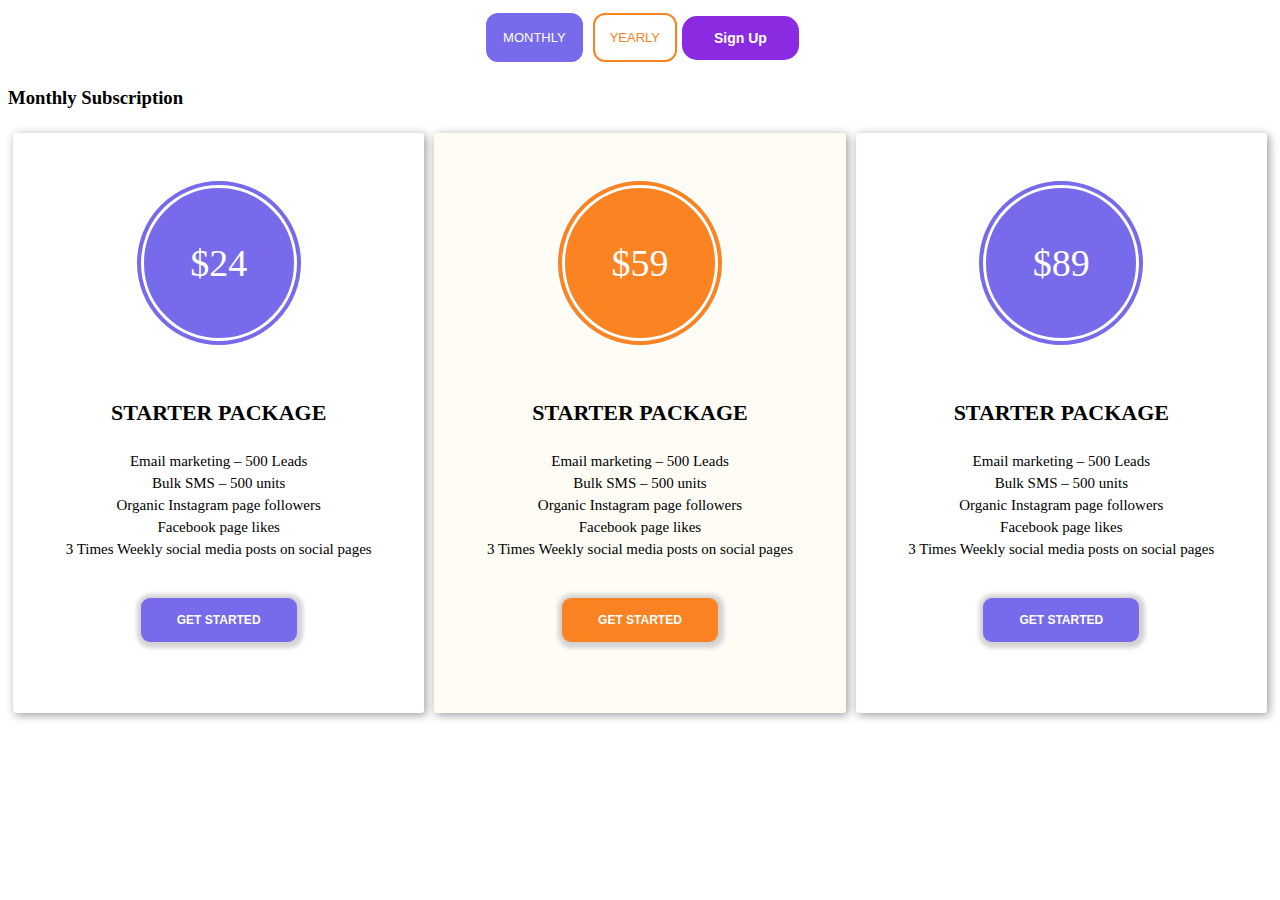
<file: index.html>
<!DOCTYPE html>
<html lang="en">

<head>
    <meta charset="UTF-8">
    <meta http-equiv="X-UA-Compatible" content="IE=edge">
    <meta name="viewport" content="width=device-width, initial-scale=1.0">
    <title>I see work</title>
    <link rel="shortcut icon" href="favicon.ico" type="image/x-icon">
    <link rel="stylesheet" href="./style.css">
</head>

<body>
    <div style="display: flex; justify-content: center; align-items: center; margin-bottom: 20px;">
        <button id="monthly" style="margin: 5px;" class="bt bt2" type="button">MONTHLY</button>
        <button id="yearly" style="margin: 5px;" class="bt bt1" type="button">YEARLY</button>
        <a href="./signup.html"><button style="padding: 14px 32px; border: none; font-size: 14px; font-weight: 600; border-radius: 15px; background-color: blueviolet; color: white; cursor: pointer;">Sign Up</button></a>
    </div>
    <div class="monthly-section">
        <h3>Monthly Subscription</h3>
        <div class="sparent">
            <div class="scards scard-1">
                <div class="scircle scircle-1">
                    <p class="sprice">$24</p>
                </div>
                <div class="spack-group">
                    <p class="stitle">STARTER PACKAGE</p>
                    <div class="spackage-plan">
                        <span>Email marketing – 500 Leads</span>
                        <span>Bulk SMS – 500 units</span>
                        <span>Organic Instagram page followers</span>
                        <span>Facebook page likes</span>
                        <span>3 Times Weekly social media posts on social pages</span>
                    </div>
                    <a href=""><button class="sbtn" type="button">GET STARTED</button></a>
                </div>
            </div>
            <div class="scards scard-1 scd-2">
                <div class="scircle scircle-2">
                    <p class="sprice">$59</p>
                </div>
                <div class="spack-group">
                    <p class="stitle">STARTER PACKAGE</p>
                    <div class="spackage-plan">
                        <span>Email marketing – 500 Leads</span>
                        <span>Bulk SMS – 500 units</span>
                        <span>Organic Instagram page followers</span>
                        <span>Facebook page likes</span>
                        <span>3 Times Weekly social media posts on social pages</span>
                    </div>
                    <button class="sbtn sbtn-1" type="button">GET STARTED</button>
                </div>
            </div>
    
            <div class="scards scard-1">
                <div class="scircle scircle-1">
                    <p class="sprice">$89</p>
                </div>
                <div class="spack-group">
                    <p class="stitle">STARTER PACKAGE</p>
                    <div class="spackage-plan">
                        <span>Email marketing – 500 Leads</span>
                        <span>Bulk SMS – 500 units</span>
                        <span>Organic Instagram page followers</span>
                        <span>Facebook page likes</span>
                        <span>3 Times Weekly social media posts on social pages</span>
                    </div>
                    <button class="sbtn" type="button">GET STARTED</button>
                </div>
            </div>
        </div>
    </div>
    <div class="yearly-section" style="display: none;">
        <h3>Yearly Subscription</h3>
        <div class="sparent">
            <div class="scards scard-1">
                <div class="scircle scircle-1">
                    <p class="sprice">$240</p>
                </div>
                <div class="spack-group">
                    <p class="stitle">STARTER PACKAGE</p>
                    <div class="spackage-plan">
                        <span>Email marketing – 500 Leads</span>
                        <span>Bulk SMS – 500 units</span>
                        <span>Organic Instagram page followers</span>
                        <span>Facebook page likes</span>
                        <span>3 Times Weekly social media posts on social pages</span>
                    </div>
                    <a href=""><button class="sbtn" type="button">GET STARTED</button></a>
                </div>
            </div>
            <div class="scards scard-1 scd-2">
                <div class="scircle scircle-2">
                    <p class="sprice">$590</p>
                </div>
                <div class="spack-group">
                    <p class="stitle">STARTER PACKAGE</p>
                    <div class="spackage-plan">
                        <span>Email marketing – 500 Leads</span>
                        <span>Bulk SMS – 500 units</span>
                        <span>Organic Instagram page followers</span>
                        <span>Facebook page likes</span>
                        <span>3 Times Weekly social media posts on social pages</span>
                    </div>
                    <button class="sbtn sbtn-1" type="button">GET STARTED</button>
                </div>
            </div>
    
            <div class="scards scard-1">
                <div class="scircle scircle-1">
                    <p class="sprice">$890</p>
                </div>
                <div class="spack-group">
                    <p class="stitle">STARTER PACKAGE</p>
                    <div class="spackage-plan">
                        <span>Email marketing – 500 Leads</span>
                        <span>Bulk SMS – 500 units</span>
                        <span>Organic Instagram page followers</span>
                        <span>Facebook page likes</span>
                        <span>3 Times Weekly social media posts on social pages</span>
                    </div>
                    <button class="sbtn" type="button">GET STARTED</button>
                </div>
            </div>
        </div>
    </div>

    <script src="./script.js"></script>
</body>

</html>
</file>
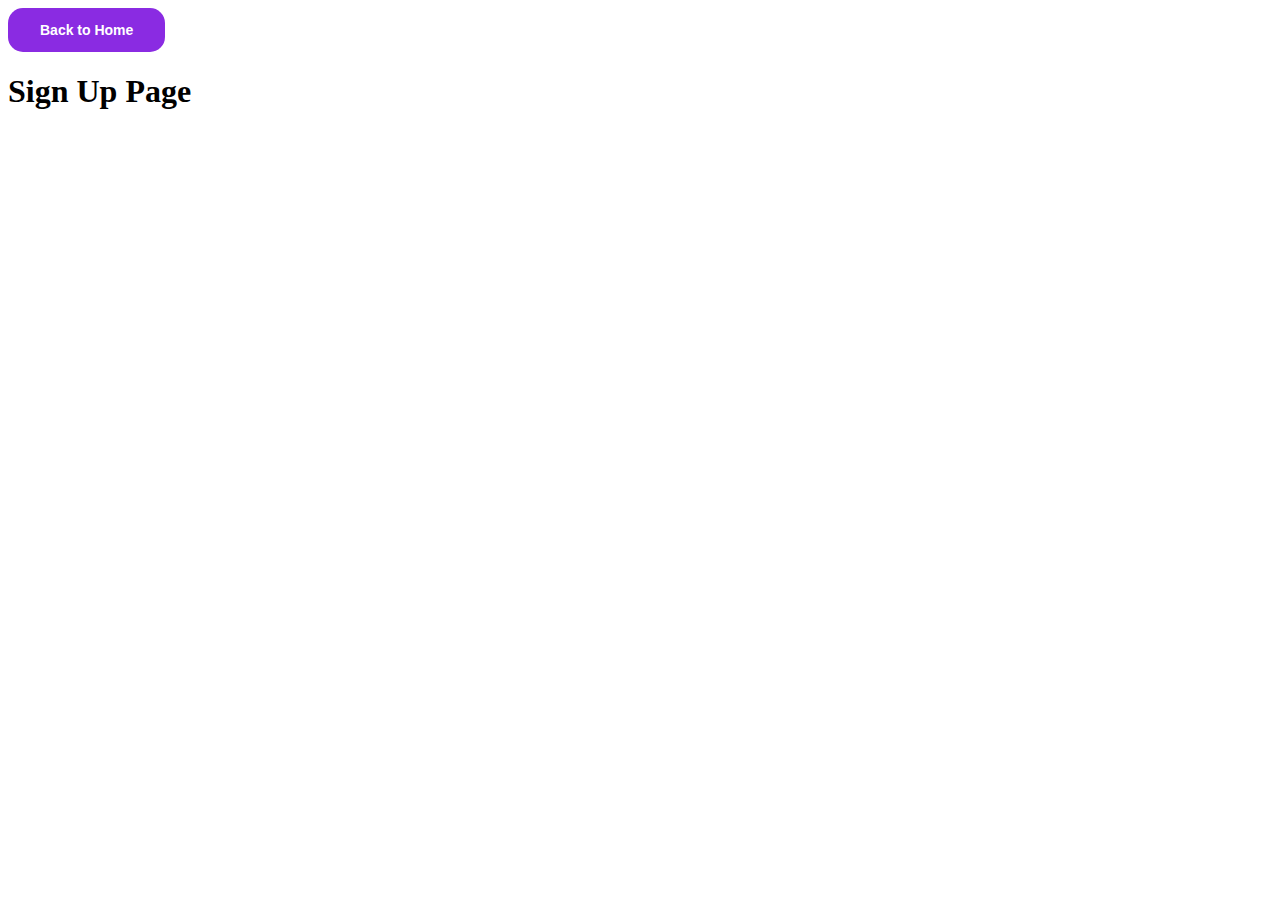
<file: signup.html>
<!DOCTYPE html>
<html lang="en">
<head>
    <meta charset="UTF-8">
    <meta name="viewport" content="width=device-width, initial-scale=1.0">
    <title>Document</title>
</head>
<body>
    <a href="/"><button style="padding: 14px 32px; border: none; font-size: 14px; font-weight: 600; border-radius: 15px; background-color: blueviolet; color: white; cursor: pointer;">Back to Home</button></a>
    <h1>Sign Up Page</h1>
</body>
</html>
</file>
<file: style.css>
.sparent {
    display: grid;
    grid-template-columns: repeat(auto-fit, minmax(100px, 3fr));
    /* gap: 20px; */
    justify-content: space-between;
}

.scards {
    height: 580px;
    background-color: transparent;
    margin: 5px;
    box-shadow: 2px 2px 10px #999;
    border-radius: 3px;
    
}
.spack-group{
    display: flex; 
    flex-direction: column;
    justify-content: center;
    align-items: center;
    padding: 30px;
}
.spackage-plan{
    display: flex;
    flex-direction: column;
    justify-content: center;
    align-items: center;
    font-size: 15px;
}

.spackage-plan span{
    margin-top: 5px;
}
.scd-2 {
    background-color: #FFFCF6;
}

.scircle {
    /* border: 10px solid #f65e34; */
    border-style: double;
    height: 150px;
    width: 150px;
    border-radius: 75%;
    margin: auto;
    margin-top: 45px;
    display: flex;
    justify-content: center;
    align-items: center;
}

.scircle-1 {
    border: 10px solid #fff;
    border-style: double;
    background-color: #776AEB;
}

.scircle-2 {
    border: 10px solid #fff;
    border-style: double;
    background-color: #FB8321;
}

.scircle-3 {
    border: 10px solid #fff;
    border-style: double;
    background-color: #776AEB;
}

.sprice {
    color: white;
    text-align: center;
    margin: auto;
    /* margin-top: 57px; */
    font-size: 38px;
}

.stitle {
    font-weight: 700;
    text-align: center;
    /* margin-top: 50px; */
    font-size: 22px;
}

.sbtn {
    background-color: #776AEB;
    border: 0;
    color: white;
    font-size: 12px;
    font-weight: 600;
    padding: 15px 36px;
    border-radius: 9px;
    margin-top: 40px;
    box-shadow: 1px 1px 4px 5px lightgrey;
}

.sbtn-1 {
    background-color: #FB8321;
    ;
}
.bt{
    font-size: 13px;
    padding: 15px;
    border-radius: 12px;
    font-weight: 500;
    cursor: pointer;
}
.bt1{
    /* background-color: #FB8321; */
    border: 2px solid #FB8321;
    background: transparent;
    color: #FB8321;
}
.bt2{
    background-color: #776AEB;
    border: 2px solid #776AEB;
    color: white;
    margin-left: 10px;
}
    @media only screen and (max-width: 768px){
        .sparent {
        display: grid;
        grid-template-columns: 1fr;
        /* gap: 20px; */
        justify-content: space-between;
    }
    .scards{
        height: 500px;
        width: 100%;
        margin: 5px auto;
    }
    .scircle{
        height: 120px;
        width: 120px;
    }
    .stitle{
        font-size: 22px;
    }
    .spackage-plan{
        font-size: 12px;
    }
    .sbtn{
        margin-top: 70px;
    }
    .sbtn:hover{
        background-color: black;
        color: white;
        cursor: pointer;
    }
}
    @media only screen and (max-width: 800px){
        .sparent {
        display: grid;
        grid-template-columns: 1fr;
        /* gap: 20px; */
        justify-content: space-between;
    }
    .scards{
        height: 600px;
        width: 100%;
        margin: 5px auto;
    }
}
</file>
